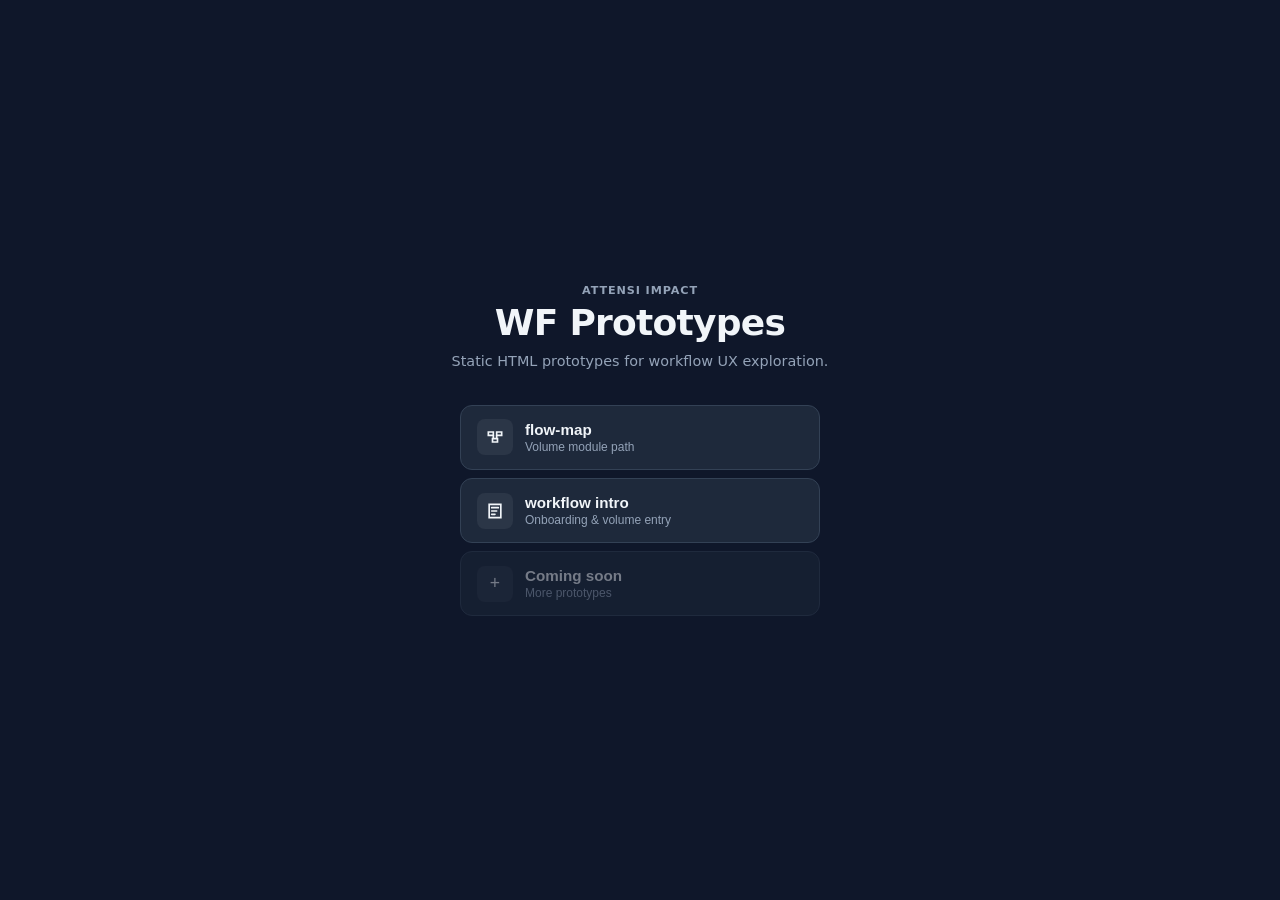
<file: index.html>
<!DOCTYPE html>
<html lang="en" data-skin="space" data-appearance="dark" data-corporate-appearance="image" data-module-layout="clean">
  <head>
    <script>
      (function () {
        var skin = (new URLSearchParams(location.search).get('skin') || '').trim().toLowerCase();
        if (skin === 'corporate' || skin === 'space') {
          document.documentElement.dataset.skin = skin;
        }
      })();
    </script>
    <meta charset="UTF-8" />
    <meta name="viewport" content="width=device-width, initial-scale=1.0" />
    <title>WF Prototypes</title>
    <link rel="stylesheet" href="css/theme.css" />
    <link rel="stylesheet" href="css/cheat-panel.css" />
    <link rel="stylesheet" href="css/launcher.css" />
  </head>
  <body>
    <main class="shell">
      <section class="home" id="home" aria-label="Prototype hub">
        <header class="home__header">
          <p class="home__eyebrow">Attensi IMPACT</p>
          <h1 class="home__title">WF Prototypes</h1>
          <p class="home__lead">Static HTML prototypes for workflow UX exploration.</p>
        </header>

        <nav class="home__nav" aria-label="Choose a prototype">
          <ul class="prototype-list">
            <li>
              <button
                class="prototype-btn"
                type="button"
                data-prototype="flow-map/"
                data-title="flow-map prototype"
              >
                <span class="prototype-btn__icon" aria-hidden="true">
                  <svg viewBox="0 0 24 24" fill="none" stroke="currentColor" stroke-width="2">
                    <path d="M4 6h6v4H4zM14 6h6v4h-6zM9 14h6v4H9z" />
                    <path d="M10 10v4M14 10v4" />
                  </svg>
                </span>
                <span class="prototype-btn__text">
                  <span class="prototype-btn__label">flow-map</span>
                  <span class="prototype-btn__desc">Volume module path</span>
                </span>
              </button>
            </li>
            <li>
              <button
                class="prototype-btn"
                type="button"
                data-prototype="workflow-intro/"
                data-title="workflow intro prototype"
              >
                <span class="prototype-btn__icon" aria-hidden="true">
                  <svg viewBox="0 0 24 24" fill="none" stroke="currentColor" stroke-width="2">
                    <path d="M5 4h14v16H5z" />
                    <path d="M8 8h8M8 12h6M8 16h4" stroke-linecap="round" />
                  </svg>
                </span>
                <span class="prototype-btn__text">
                  <span class="prototype-btn__label">workflow intro</span>
                  <span class="prototype-btn__desc">Onboarding & volume entry</span>
                </span>
              </button>
            </li>
            <li>
              <button class="prototype-btn prototype-btn--soon" type="button" disabled>
                <span class="prototype-btn__icon" aria-hidden="true">+</span>
                <span class="prototype-btn__text">
                  <span class="prototype-btn__label">Coming soon</span>
                  <span class="prototype-btn__desc">More prototypes</span>
                </span>
              </button>
            </li>
          </ul>
        </nav>
      </section>

    </main>

    <script>
      (function () {
        function purgeStaleCheatPanel() {
          var panel = document.getElementById('wf-cheat-panel');
          if (panel && !panel.querySelector('[data-skin]')) panel.remove();
        }
        purgeStaleCheatPanel();
        window.addEventListener('pageshow', function (e) {
          if (e.persisted) purgeStaleCheatPanel();
        });
      })();
    </script>
    <script src="js/cheat-panel.js?v=corporate-hero-office-1" type="module"></script>
    <script src="js/launcher.js" type="module"></script>
  </body>
</html>
</file>
<file: css/theme.css>
/* Global skins, space appearance, corporate appearance, + theme colour (cheat panel) */

:root {
  --theme-color: #6baed0;
  --theme-color-soft: rgba(107, 174, 208, 0.15);
  --theme-color-ring: rgba(107, 174, 208, 0.45);
  --theme-color-strong: rgba(107, 174, 208, 0.65);
  --theme-color-fill: rgba(107, 174, 208, 0.72);
}

/* —— Space skin · dark (starfield) —— */
html[data-skin='space'][data-appearance='dark'],
html:not([data-skin])[data-appearance='dark'] {
  --surface-primary: #0a0e1a;
  --surface-secondary: #121a2e;
  --text-primary: #f1f5f9;
  --text-muted: #94a3b8;
  --hub-bg: #0f172a;
  --hub-panel: #1e293b;
  --hub-panel-border: #334155;
  --hub-icon-bg: rgba(255, 255, 255, 0.06);
  --map-bg: #1a2234;
  --map-grid-dot: rgba(255, 255, 255, 0.06);
  --map-header-fade: linear-gradient(180deg, rgba(26, 34, 52, 0.95) 0%, transparent 100%);
  --map-text: #e2e8f0;
  --map-text-muted: #94a3b8;
  --map-card-bg: #ffffff;
  --map-control-bg: #1e293b;
  --map-control-text: #f1f5f9;
  --map-control-border: rgba(255, 255, 255, 0.1);
  --lane-track: #2d3f52;
  --lane-fill: color-mix(in srgb, var(--theme-color) 55%, #2d3f52);
  --lane-fill-done: var(--theme-color);
  --intro-sky-visible: 1;
  --void-glow: rgba(120, 160, 220, 0.35);
}

/* —— Space skin · light (abstract void) —— */
html[data-skin='space'][data-appearance='light'],
html:not([data-skin])[data-appearance='light'] {
  --surface-primary: #ffffff;
  --surface-secondary: #f2f5f7;
  --text-primary: #1e293b;
  --text-muted: #64748b;
  --hub-bg: #f2f5f7;
  --hub-panel: #ffffff;
  --hub-panel-border: #e2e8f0;
  --hub-icon-bg: rgba(15, 23, 42, 0.05);
  --map-bg: #f2f5f7;
  --map-grid-dot: rgba(15, 23, 42, 0.06);
  --map-header-fade: linear-gradient(180deg, rgba(255, 255, 255, 0.95) 0%, transparent 100%);
  --map-text: #1e293b;
  --map-text-muted: #64748b;
  --map-card-bg: #ffffff;
  --map-control-bg: #ffffff;
  --map-control-text: #1e293b;
  --map-control-border: rgba(15, 23, 42, 0.08);
  --lane-track: #d4dee8;
  --lane-fill: color-mix(in srgb, var(--theme-color) 50%, #d4dee8);
  --lane-fill-done: var(--theme-color);
  --intro-sky-visible: 1;
  --void-top: #ffffff;
  --void-mid: #f2f5f7;
  --void-horizon: #e2e7f0;
  --void-floor: #d8dee9;
  --void-glow: rgba(255, 255, 255, 0.9);
  --void-haze: rgba(200, 210, 228, 0.5);
}

/* Shared module accent (inside cards + UI details) */
.module-card--start,
.module-card.focus-ring,
.module-card.is-focused {
  box-shadow:
    0 0 0 2px var(--theme-color-ring),
    0 0 1.5px rgba(0, 0, 0, 0.05),
    0 4.8px 10.2px rgba(0, 0, 0, 0.05);
}

.module-card.focus-ring,
.module-card.is-focused {
  box-shadow:
    0 0 0 2px var(--theme-color-strong),
    0 0 1.5px rgba(0, 0, 0, 0.05),
    0 6px 14px rgba(0, 0, 0, 0.08);
}

.module-thumb::after {
  content: '';
  position: absolute;
  left: 0;
  right: 0;
  bottom: 0;
  height: 3px;
  background: var(--theme-color);
  border-radius: 0 0 var(--thumb-radius, 6px) var(--thumb-radius, 6px);
  opacity: 0;
  pointer-events: none;
  z-index: 1;
}

.module-card--start .module-thumb::after,
.module-card.focus-ring .module-thumb::after,
.module-card.is-focused .module-thumb::after {
  opacity: 1;
}

/* Hover pop — same trigger as module hover sound (ui-sounds.js) */
@keyframes module-hover-pop {
  0% {
    transform: translate3d(0, 0, 0) scale(1);
  }
  50% {
    transform: translate3d(0, -2px, 0) scale(1.028);
  }
  100% {
    transform: translate3d(0, -1px, 0) scale(1.018);
  }
}

.module-card:not(.locked) {
  transform: translate3d(0, 0, 0) scale(1);
  transition:
    transform 0.22s cubic-bezier(0.33, 1, 0.68, 1),
    box-shadow 0.22s ease;
}

.module-card:not(.locked).is-hover-pop {
  position: relative;
  z-index: 2;
  animation: module-hover-pop 0.3s cubic-bezier(0.25, 0.85, 0.35, 1) forwards;
  box-shadow:
    0 0 1.5px rgba(0, 0, 0, 0.05),
    0 6px 14px rgba(0, 0, 0, 0.08);
}

@media (prefers-reduced-motion: reduce) {
  .module-card:not(.locked).is-hover-pop {
    animation: none;
    transform: translate3d(0, -1px, 0) scale(1.01);
  }
}

/* Locked module reject — scale + force-field sound (ui-sounds.js) */
.module-card.locked {
  transform: translate3d(0, 0, 0) scale(1);
  transition: transform 0.14s cubic-bezier(0.33, 1, 0.68, 1);
}

.module-card.locked.is-locked-press {
  transform: translate3d(0, 0, 0) scale(0.99);
}

@media (prefers-reduced-motion: reduce) {
  .module-card.locked.is-locked-press {
    transform: none;
  }
}

/* —— Corporate skin (clean slate — modules & intro TBD) —— */
html[data-skin='corporate'] {
  --surface-primary: #ffffff;
  --surface-secondary: #f9fafb;
  --text-primary: #111827;
  --text-muted: #6b7280;
  --hub-bg: #f3f4f6;
  --hub-panel: #ffffff;
  --hub-panel-border: #e5e7eb;
  --hub-icon-bg: rgba(17, 24, 39, 0.04);
  --map-bg: #f9fafb;
  --map-grid-dot: rgba(17, 24, 39, 0.05);
  --map-header-fade: linear-gradient(180deg, rgba(255, 255, 255, 0.98) 0%, transparent 100%);
  --map-text: #111827;
  --map-text-muted: #6b7280;
  --map-card-bg: #ffffff;
  --map-control-bg: #ffffff;
  --map-control-text: #111827;
  --map-control-border: #e5e7eb;
  --lane-track: #e5e7eb;
  --lane-fill: color-mix(in srgb, var(--theme-color) 40%, #e5e7eb);
  --lane-fill-done: var(--theme-color);
  --intro-sky-visible: 0;
}

html[data-skin='corporate'] .intro-sky-space,
html[data-skin='corporate'] .intro-sky-void {
  display: none !important;
}

/* Workflow intro corporate board — see workflow-intro-corporate.css */
</file>
<file: css/cheat-panel.css>
.cheat-panel-fab {
  position: fixed;
  left: 1rem;
  bottom: 1rem;
  z-index: 100001;
  display: inline-flex;
  align-items: center;
  gap: 0.4rem;
  min-height: 2.65rem;
  padding: 0.45rem 0.85rem 0.45rem 0.7rem;
  border: 1px solid var(--hub-panel-border, #334155);
  border-radius: 999px;
  background: var(--hub-panel, #1e293b);
  color: var(--text-primary, #f8fafc);
  font-family: inherit;
  line-height: 1;
  cursor: pointer;
  box-shadow: 0 4px 16px rgba(0, 0, 0, 0.25);
  transition:
    transform 150ms ease,
    border-color 150ms ease,
    box-shadow 150ms ease;
}

.cheat-panel-fab__mark {
  font-size: 1.05rem;
  font-weight: 700;
  color: var(--theme-color, #6baed0);
}

.cheat-panel-fab__label {
  font-size: 0.72rem;
  font-weight: 600;
  letter-spacing: 0.02em;
}

.cheat-panel-fab:hover {
  transform: scale(1.06);
  border-color: var(--theme-color-ring);
  box-shadow: 0 6px 20px rgba(0, 0, 0, 0.3);
}

.cheat-panel-fab[aria-expanded='true'] {
  border-color: var(--theme-color);
  box-shadow: 0 0 0 2px var(--theme-color-soft);
}

.cheat-panel {
  position: fixed;
  top: 0;
  right: 0;
  z-index: 100000;
  box-sizing: border-box;
  width: min(18rem, 100vw);
  height: 100vh;
  max-height: 100vh;
  height: 100dvh;
  max-height: 100dvh;
  padding: 1rem 1.1rem 1.05rem;
  border: 1px solid var(--hub-panel-border, #334155);
  border-radius: 0.85rem 0 0 0.85rem;
  border-right: none;
  background: var(--hub-panel, #1e293b);
  color: var(--text-primary, #f8fafc);
  box-shadow: -12px 0 40px rgba(0, 0, 0, 0.35);
  font-family:
    'Inter',
    system-ui,
    -apple-system,
    sans-serif;
  font-size: 0.8rem;
  overflow-x: hidden;
  overflow-y: auto;
  overscroll-behavior: contain;
  -webkit-overflow-scrolling: touch;
  opacity: 0;
  visibility: hidden;
  transform: translateX(8px);
  transition:
    opacity 180ms ease,
    transform 180ms ease,
    visibility 180ms;
  pointer-events: none;
}

.cheat-panel.is-open {
  opacity: 1;
  visibility: visible;
  transform: translateX(0);
  pointer-events: auto;
}

.cheat-panel__nav {
  margin: -0.15rem 0 0.75rem;
  padding-bottom: 0.75rem;
  border-bottom: 1px solid var(--hub-panel-border, #334155);
}

.cheat-panel__home {
  display: flex;
  align-items: center;
  justify-content: center;
  width: 100%;
  padding: 0.5rem 0.65rem;
  border: 1px solid var(--hub-panel-border, #334155);
  border-radius: 0.45rem;
  background: var(--hub-bg, #0f172a);
  color: var(--text-primary, #f8fafc);
  font-family: inherit;
  font-size: 0.75rem;
  font-weight: 600;
  letter-spacing: 0.01em;
  cursor: pointer;
  transition:
    border-color 120ms ease,
    background 120ms ease,
    color 120ms ease;
}

.cheat-panel__home:hover {
  border-color: var(--theme-color-ring);
  background: var(--theme-color-soft);
  color: var(--text-primary, #f8fafc);
}

.cheat-panel__path-actions {
  display: flex;
  flex-direction: column;
  gap: 0.35rem;
}

.cheat-panel__path-row {
  display: grid;
  grid-template-columns: 1fr 1fr;
  gap: 0.35rem;
}

.cheat-panel__reset-path {
  width: 100%;
  padding: 0.5rem 0.65rem;
  border: 1px solid var(--hub-panel-border, #334155);
  border-radius: 0.45rem;
  background: transparent;
  color: var(--text-muted, #94a3b8);
  font-size: 0.8125rem;
  font-weight: 500;
  cursor: pointer;
}

.cheat-panel__reset-path:hover {
  border-color: var(--theme-color-ring);
  color: var(--text-primary, #f8fafc);
}

.cheat-panel__header {
  display: flex;
  align-items: center;
  justify-content: space-between;
  gap: 0.5rem;
  margin-bottom: 0.85rem;
}

.cheat-panel__title {
  margin: 0;
  font-size: 0.72rem;
  font-weight: 700;
  letter-spacing: 0.06em;
  text-transform: uppercase;
  color: var(--text-muted, #94a3b8);
}

.cheat-panel__close {
  padding: 0.2rem 0.45rem;
  border: none;
  border-radius: 0.35rem;
  background: transparent;
  color: var(--text-muted, #94a3b8);
  font-size: 1rem;
  line-height: 1;
  cursor: pointer;
}

.cheat-panel__close:hover {
  color: var(--text-primary, #f8fafc);
  background: var(--theme-color-soft);
}

.cheat-panel__section {
  margin-bottom: 0.9rem;
}

.cheat-panel__section:last-of-type {
  margin-bottom: 0.5rem;
}

.cheat-panel__label {
  display: block;
  margin-bottom: 0.4rem;
  font-size: 0.7rem;
  font-weight: 600;
  color: var(--text-muted, #94a3b8);
}

.cheat-panel__segmented {
  display: grid;
  grid-template-columns: 1fr 1fr;
  gap: 0.35rem;
  padding: 0.2rem;
  border-radius: 0.55rem;
  background: var(--hub-bg, #0f172a);
}

.cheat-panel__segmented--compact {
  margin-bottom: 0.5rem;
}

.cheat-panel__segmented--compact .cheat-panel__seg-btn {
  font-size: 0.7rem;
  padding: 0.38rem 0.4rem;
}

.cheat-panel__seg-btn {
  padding: 0.45rem 0.5rem;
  border: 1px solid transparent;
  border-radius: 0.4rem;
  background: transparent;
  color: var(--text-muted, #94a3b8);
  font-size: 0.75rem;
  font-weight: 600;
  cursor: pointer;
  transition:
    background 120ms ease,
    color 120ms ease,
    border-color 120ms ease;
}

.cheat-panel__seg-btn:hover {
  color: var(--text-primary, #f8fafc);
}

.cheat-panel__seg-btn.is-active {
  border-color: var(--theme-color-ring);
  background: var(--surface-primary, #fff);
  color: var(--text-primary, #1e293b);
  box-shadow: 0 1px 4px rgba(0, 0, 0, 0.08);
}

html[data-skin='space'][data-appearance='dark'] .cheat-panel__seg-btn.is-active,
html:not([data-skin])[data-appearance='dark'] .cheat-panel__seg-btn.is-active {
  background: var(--surface-secondary, #121a2e);
  color: var(--text-primary, #f1f5f9);
}

.cheat-panel__section--nested {
  margin-top: -0.35rem;
  padding-top: 0;
  border-top: none;
}

.cheat-panel__section--nested .cheat-panel__label {
  font-size: 0.68rem;
  font-weight: 500;
  color: var(--text-muted, #64748b);
  text-transform: none;
  letter-spacing: 0;
}

.cheat-panel__color-row {
  display: flex;
  align-items: center;
  gap: 0.5rem;
}

.cheat-panel__color-input {
  width: 2.5rem;
  height: 2rem;
  padding: 0;
  border: 1px solid var(--hub-panel-border, #334155);
  border-radius: 0.35rem;
  background: transparent;
  cursor: pointer;
}

.cheat-panel__color-hex {
  flex: 1;
  padding: 0.4rem 0.5rem;
  border: 1px solid var(--hub-panel-border, #334155);
  border-radius: 0.35rem;
  background: var(--hub-bg, #0f172a);
  color: var(--text-primary, #f8fafc);
  font-family: ui-monospace, monospace;
  font-size: 0.72rem;
}

.cheat-panel__swatches {
  display: flex;
  flex-wrap: wrap;
  gap: 0.35rem;
  margin-top: 0.45rem;
}

.cheat-panel__swatch {
  width: 1.35rem;
  height: 1.35rem;
  padding: 0;
  border: 2px solid transparent;
  border-radius: 999px;
  cursor: pointer;
  transition: transform 120ms ease, border-color 120ms ease;
}

.cheat-panel__swatch:hover {
  transform: scale(1.08);
}

.cheat-panel__swatch.is-active {
  border-color: var(--text-primary, #f8fafc);
}

.cheat-panel__sound-grid {
  display: grid;
  grid-template-columns: repeat(2, 1fr);
  gap: 0.35rem;
}

.cheat-panel__sound-btn {
  padding: 0.4rem 0.45rem;
  border: 1px solid var(--hub-panel-border, #334155);
  border-radius: 0.4rem;
  background: var(--hub-bg, #0f172a);
  color: var(--text-muted, #94a3b8);
  font-size: 0.68rem;
  font-weight: 600;
  text-align: center;
  cursor: pointer;
  transition:
    background 120ms ease,
    color 120ms ease,
    border-color 120ms ease;
}

.cheat-panel__sound-btn:hover {
  color: var(--text-primary, #f8fafc);
  border-color: var(--theme-color-ring);
}

.cheat-panel__sound-btn.is-active {
  border-color: var(--theme-color);
  background: var(--theme-color-soft);
  color: var(--text-primary, #f8fafc);
}

.cheat-panel__volume {
  display: grid;
  grid-template-columns: 1fr minmax(5.5rem, auto);
  grid-template-rows: auto auto;
  align-items: center;
  gap: 0.35rem 0.65rem;
  margin-top: 0.55rem;
  cursor: pointer;
}

.cheat-panel__volume-label {
  grid-column: 1 / -1;
  font-size: 0.7rem;
  font-weight: 600;
  color: var(--text-muted, #94a3b8);
}

.cheat-panel__volume-slider {
  width: 100%;
  height: 0.35rem;
  margin: 0;
  accent-color: var(--theme-color, #6baed0);
  cursor: pointer;
}

.cheat-panel__volume-slider:disabled {
  opacity: 0.45;
  cursor: not-allowed;
}

.cheat-panel__volume-value {
  font-size: 0.75rem;
  font-weight: 600;
  font-variant-numeric: tabular-nums;
  color: var(--text, #e2e8f0);
  text-align: right;
}

.cheat-panel__sound-note {
  margin: 0.4rem 0 0;
  font-size: 0.62rem;
  line-height: 1.35;
  color: var(--text-muted, #94a3b8);
}

.cheat-panel__hint {
  margin: 0;
  font-size: 0.65rem;
  line-height: 1.4;
  color: var(--text-muted, #94a3b8);
}

.cheat-panel__hint kbd {
  padding: 0.1rem 0.3rem;
  border-radius: 0.2rem;
  background: var(--hub-bg, #0f172a);
  font-family: inherit;
  font-size: 0.62rem;
}
</file>
<file: css/launcher.css>
*,
*::before,
*::after {
  box-sizing: border-box;
}

:root {
  --bg: var(--hub-bg, #0f172a);
  --panel: var(--hub-panel, #1e293b);
  --panel-border: var(--hub-panel-border, #334155);
  --text: var(--text-primary, #f8fafc);
  --muted: var(--text-muted, #94a3b8);
  --accent-soft: var(--theme-color-soft, rgba(99, 102, 241, 0.15));
}

html,
body {
  margin: 0;
  height: 100%;
  font-family:
    'Inter',
    system-ui,
    -apple-system,
    BlinkMacSystemFont,
    'Segoe UI',
    sans-serif;
  background: var(--bg);
  color: var(--text);
  transition:
    background 280ms ease,
    color 280ms ease;
}

.shell {
  height: 100vh;
  min-height: 100dvh;
}

/* Full-screen launcher (first screen) */
.home {
  display: flex;
  flex-direction: column;
  align-items: center;
  justify-content: center;
  gap: 2rem;
  min-height: 100%;
  padding: 2rem 1.5rem;
  text-align: center;
}

.home__header {
  max-width: 28rem;
}

.home__eyebrow {
  margin: 0 0 0.35rem;
  font-size: 0.7rem;
  font-weight: 600;
  letter-spacing: 0.08em;
  text-transform: uppercase;
  color: var(--muted);
}

.home__title {
  margin: 0 0 0.5rem;
  font-size: clamp(1.75rem, 4vw, 2.25rem);
  font-weight: 700;
  letter-spacing: -0.02em;
}

.home__lead {
  margin: 0;
  font-size: 0.9rem;
  line-height: 1.5;
  color: var(--muted);
}

.home__nav {
  width: min(100%, 360px);
}

.prototype-list {
  list-style: none;
  margin: 0;
  padding: 0;
  display: flex;
  flex-direction: column;
  gap: 0.5rem;
  text-align: left;
}

.prototype-btn {
  display: flex;
  align-items: center;
  gap: 0.75rem;
  width: 100%;
  padding: 0.85rem 1rem;
  border: 1px solid var(--panel-border);
  border-radius: 0.75rem;
  background: var(--panel);
  color: inherit;
  text-decoration: none;
  text-align: left;
  cursor: pointer;
  transition:
    background 150ms ease,
    border-color 150ms ease,
    transform 150ms ease;
}

.prototype-btn:hover:not(:disabled) {
  background: var(--accent-soft);
  border-color: var(--theme-color-ring);
  transform: translateY(-1px);
}

.prototype-btn--soon {
  opacity: 0.45;
  cursor: not-allowed;
}

.prototype-btn__icon {
  display: grid;
  place-items: center;
  width: 2.25rem;
  height: 2.25rem;
  border-radius: 0.5rem;
  background: var(--hub-icon-bg, rgba(255, 255, 255, 0.06));
  font-size: 1.1rem;
  flex-shrink: 0;
}

.prototype-btn__icon svg {
  width: 1.25rem;
  height: 1.25rem;
}

.prototype-btn__text {
  display: flex;
  flex-direction: column;
  gap: 0.1rem;
  min-width: 0;
}

.prototype-btn__label {
  font-size: 0.95rem;
  font-weight: 600;
}

.prototype-btn__desc {
  font-size: 0.75rem;
  color: var(--muted);
}
</file>
